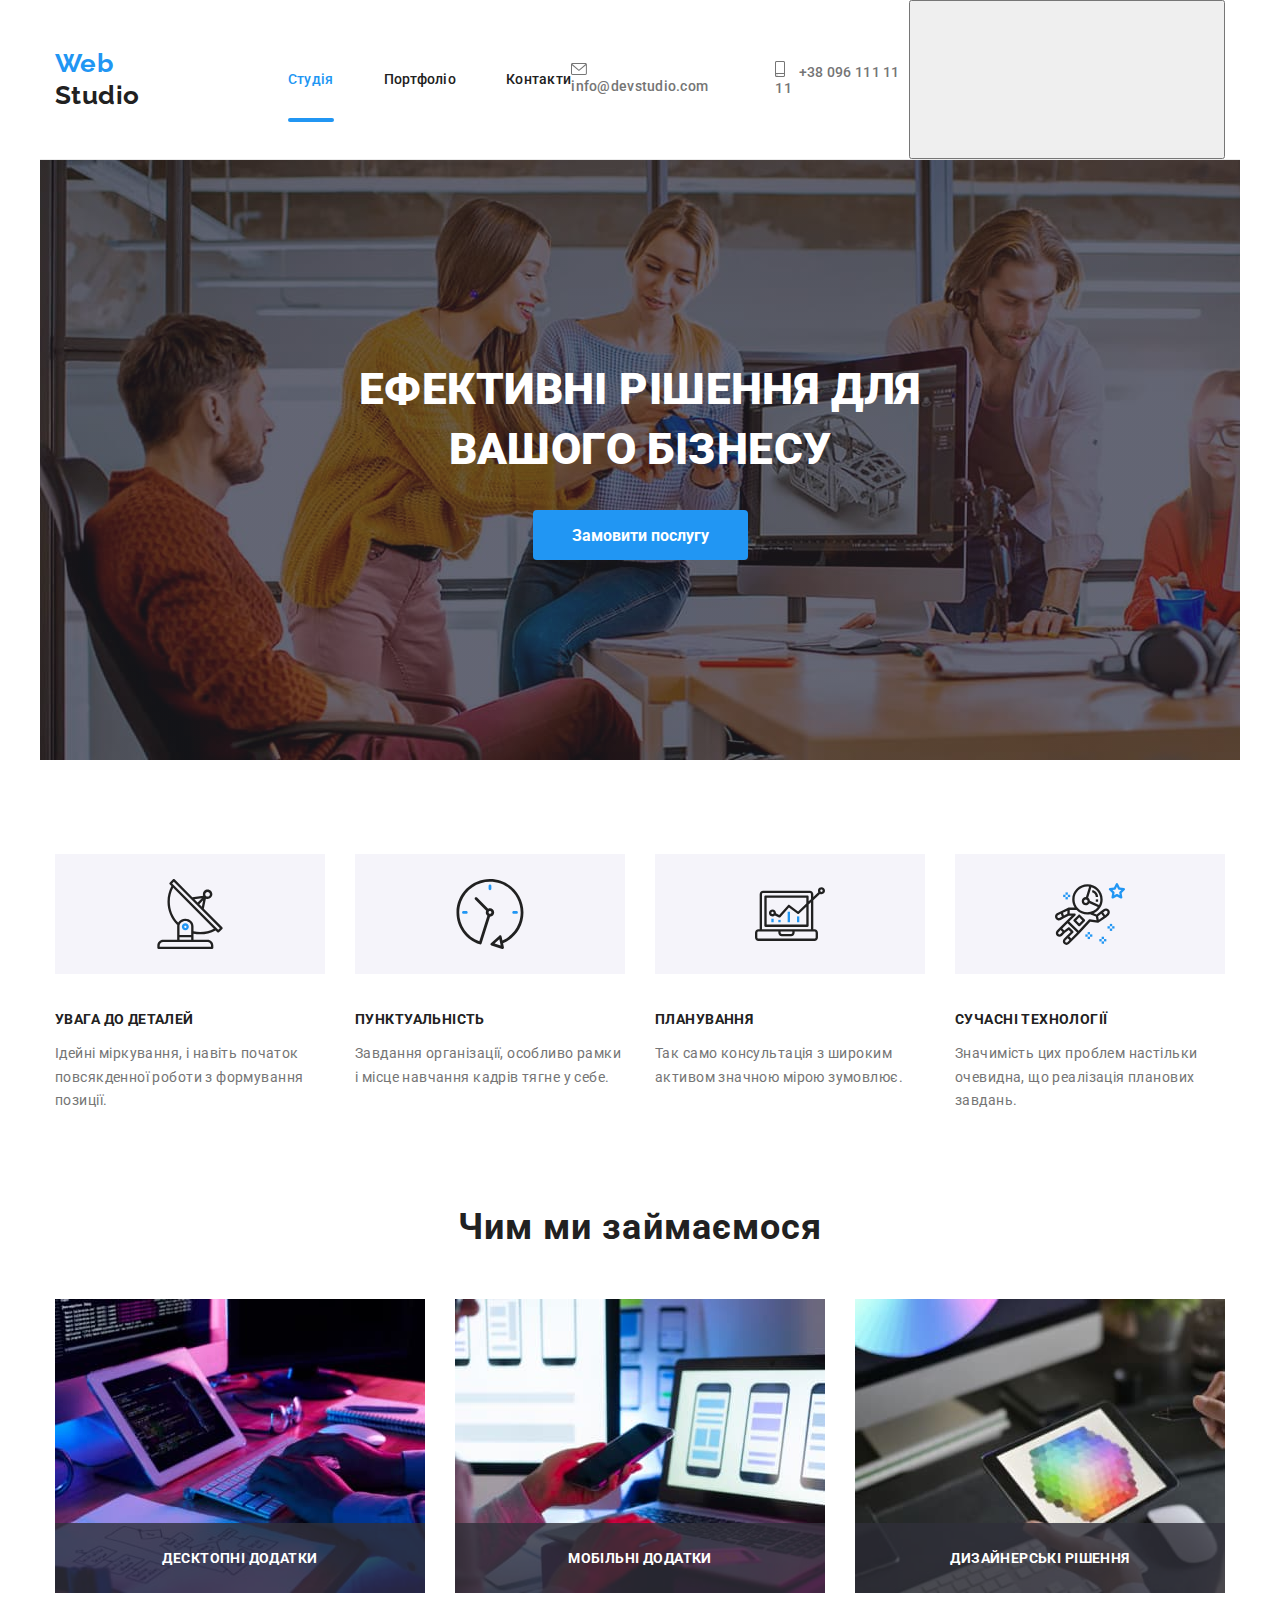
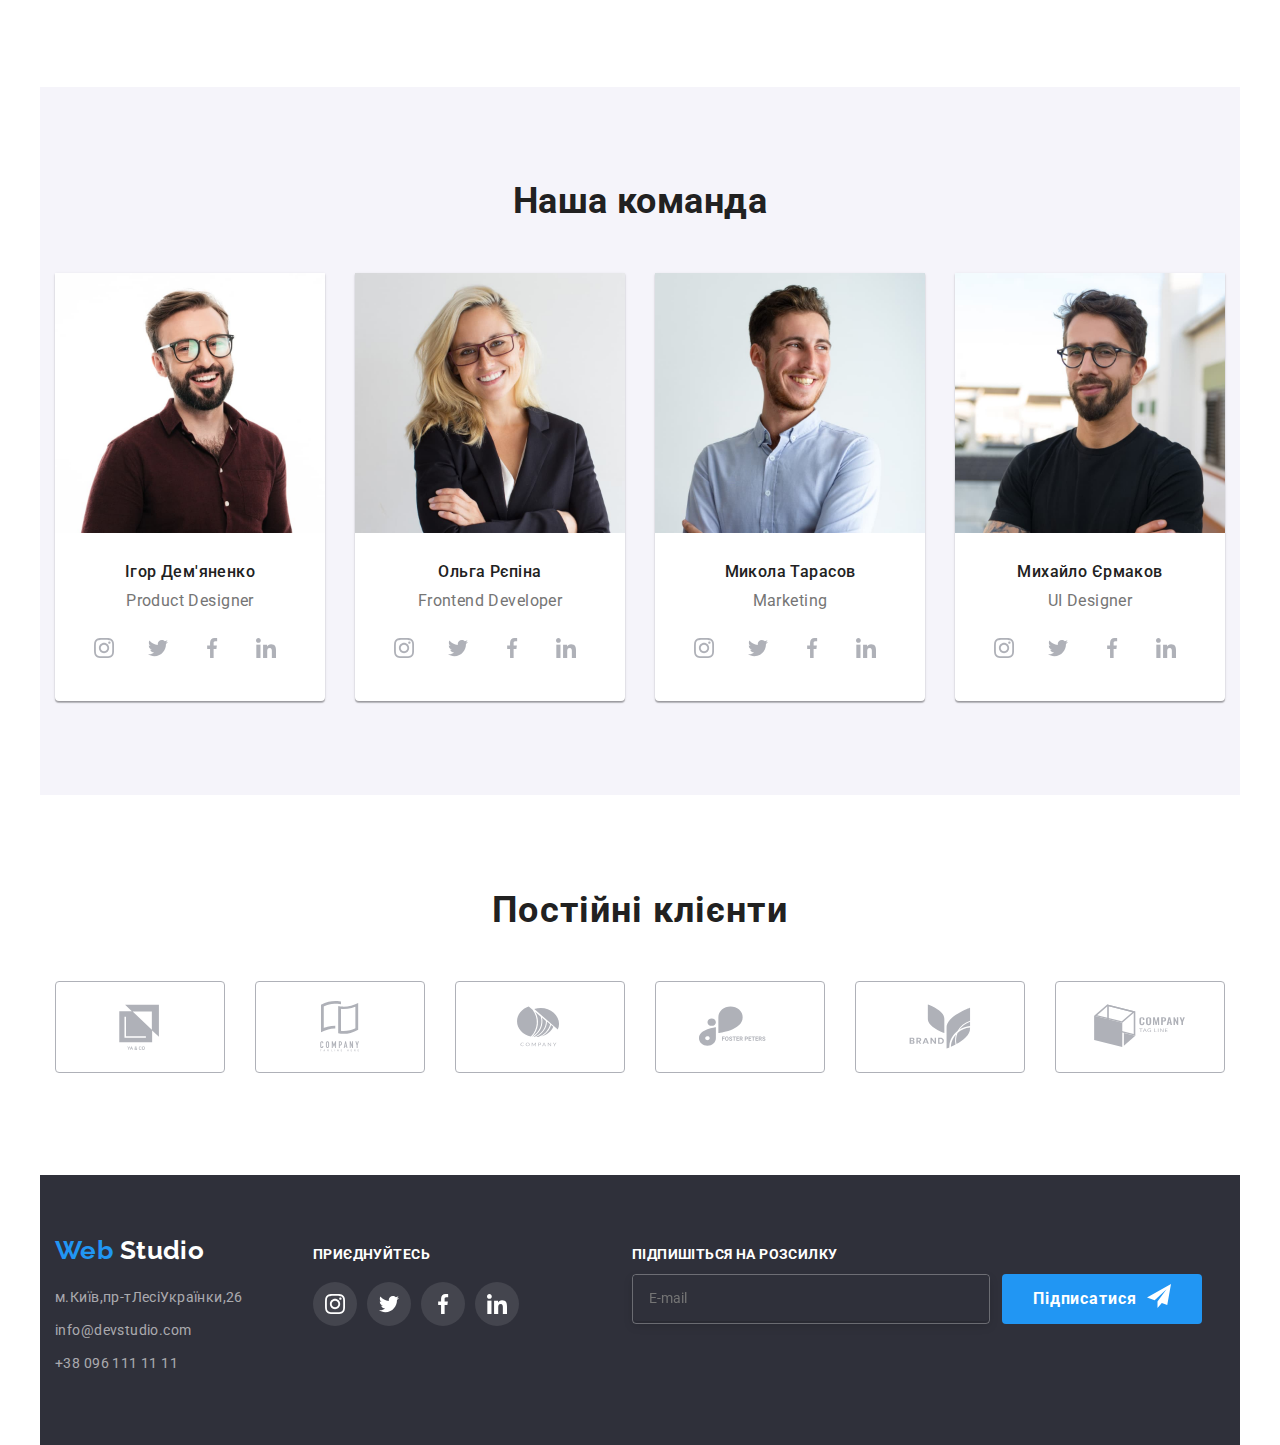
<file: index.html>
<!DOCTYPE html>
<html lang="en">
<head>
    <meta charset="UTF-8">
    <meta http-equiv="X-UA-Compatible" content="IE=edge">
    <meta name="viewport" content="width=device-width, initial-scale=1.0">
    <link rel="preconnect" href="https://fonts.googleapis.com">
    <link rel="preconnect" href="https://fonts.gstatic.com" crossorigin>
    <link href="https://fonts.googleapis.com/css2?family=Raleway:wght@700&family=Roboto:wght@400;500;700;900&display=swap" rel="stylesheet">
    <link rel="stylesheet" href="https://cdnjs.cloudflare.com/ajax/libs/modern-normalize/1.1.0/modern-normalize.min.css">
    <title>Document</title>
    <link rel="stylesheet" href="./css/main.min.css">
</head>
  <body>

        

    <!-------Шапка------->
    <header class="header" >

        <div class="container header__container">

            <a class="logo" href="./index.html"> Web <span class="logo__web">Studio</span> 
            </a>


        <nav>

          <ul class="navigation lyst">
              <li class="navigation__list "><a  href="./index.html" class="navigation__link  navigation__link--current">Студія</a></li>
              <li class="navigation__list"><a  href="./portfolio.html" class="navigation__link">Портфоліо</a></li>
              <li class="navigation__list"><a  href="" class="navigation__link">Контакти</a></li>
          </ul>

        </nav>

        <!-------Контакти------->
        <ul class="contact lyst">
            <li class="contact__list"> 
                
                <a class="contact__link"  href="mailto:info@devstudio.com"> <svg class="contact__icon--envelope">
                    <use href="./images/symbol-defs.svg#icon-envelope"></use>
                </svg> info@devstudio.com</a>
            </li>

            <li class="contact__list">
                
                <a class="contact__link" href="tel:+380961111111"> <svg class="contact__icon--smartphone">
                    <use href="./images/symbol-defs.svg#icon-smartphone"></use>
                </svg> +38 096 111 11 11</a>
            </li>
        </ul>


        <button type="button" class="menu-button">

            <svg>
                width="40"
                height="40"
                aria-label="перемикач мобільного меню"

                <use href=""></use>
                <use href=""></use>
            </svg>
        </button>

        </div>
        
    </header>

    <!-----------------Main----------------->
  <main>

    <!-----------------Герой----------------->
    
    
        <div class="hero-block">
            
        <section class="hero">
            
            <h1 class="hero__tittle">Ефективні рішення для вашого бізнесу</h1>
            

            <button class="hero__button" type="button" data-modal-open>Замовити послугу</button>
            <div class="backdrop is-hidden" data-modal>
                <div class="modal-hero">

                    <form class="modal-form">
                        <h2 class="form-modal__tittle">Залиште свої дані, ми вам передзвонимо</h2>

                        <div class="form-modal__field ">
                            <input  type="text" name="name" id="name">
                            <label class="form-field__list"  for="name">Ім'я</label>

                            <svg class="form-modal__icon">
                                <use href="./images/icons.svg#icon-person-black">

                                </use>
                            </svg>
                            
                    
                        </div>
                    
                    
                        <div class="form-modal__field ">
                            <input type="text" name="tel" id="tel">
                            <label class="form-field__list" for="tel">Телефон</label>

                            <svg class="form-modal__icon">
                                <use href="./images/icons.svg#icon-phone-black">
                            
                                </use>
                            </svg>
                            
                        </div>
                    
                        <div class="form-modal__field ">
                            <input type="email" name="mail" id="mail">
                            <label class="form-field__list" for="mail">Пошта</label>

                            <svg class="form-modal__icon">
                                <use href="./images/icons.svg#icon-email-black">
                            
                                </use>
                            </svg>
                            
                        </div>
                    
                    
                    
                        <div class="form-modal__field ">
                            <label class="form-modal__field--comment" for="comment">Коментар</label>
                            <textarea class="comment" name="comment" id="comment" cols="" rows="8" placeholder="Введіть текст"></textarea>
                        </div>
                    

                        <div class="form-modal__field">
                            
                            <label  for="policy"> 
                             <input class="form-policy__checkbox" type="checkbox" name="policy" id="policy">
                                <svg class="form-policy__icon">
                                    <use href="./images/icons-check.svg#icon-icon-check-2"></use>
                                </svg>
                                 Погоджуюся з розсилкою та приймаю <a class="polici-blue" href="">Умови договору</a></label>
                            
                        </div>
                    
                        <div class="form-modal__field">
                            <button class="form-field__button" type="submit">Відправити</button>
                    
                        </div>
                    </form>

                    <button class="form-modal__button--close" data-modal-close>
                        <svg class="form-modal__icon--close">
                           <use href="./images/icons-x.svg#icon-close-black-1"</use>
                        </svg>
                    </button>
                </div>
            </div>

            

        </section>
    
         </div>
    
    <!----------------------Особливості------------------------>

    
    
    <section class="features">

        <div class="container">

        <h2 class="visually-hidden">Особливості роботи</h2>
        <ul class="features__list lyst">
            <li class="features__item">
                <svg class="features__icon">
                    <use href="./images/symbol-defs.svg#icon-antenna"></use>
                </svg>
                <h3  class="features__title">УВАГА ДО ДЕТАЛЕЙ </h3>
                <p class="features__text">Ідейні міркування, і навіть початок повсякденної роботи з формування позиції.</p>
            </li>

            <li class="features__item">
                <svg class="features__icon">
                    <use href="./images/symbol-defs.svg#icon-clock"></use>
                </svg>
                <h3 class="features__title">ПУНКТУАЛЬНІСТЬ</h3>
                <p class="features__text">Завдання організації, особливо рамки і місце навчання кадрів тягне у себе.</p>
            </li>

            <li class="features__item">
                <svg class="features__icon">
                    <use href="./images/symbol-defs.svg#icon-diagram"></use>
                </svg>
                <h3 class="features__title">ПЛАНУВАННЯ</h3>
                <p class="features__text">Так само консультація з широким активом значною мірою зумовлює.</p>
            </li>

            <li class="features__item">
                <svg class="features__icon">
                    <use href="./images/symbol-defs.svg#icon-astronaut"></use>
                </svg>
                <h3 class="features__title">СУЧАСНІ ТЕХНОЛОГІЇ</h3>
                <p class="features__text">Значимість цих проблем настільки очевидна, що реалізація планових завдань.</p>
            </li>
        </ul>
        </div>
    </section>
    
    
    <!-------------------Чим займаємося  benefits------------------>

    
    
    <section class="benefits">

        <div class="container">

        <h2 class="benefits__title ">Чим ми займаємося</h2>

        <ul class="benefits__list lyst">
            <li class="benefits__item">
                <img src="./images/img.jpg" alt="верстка" width="370">
                <p class="benefits__text">ДЕСКТОПНІ ДОДАТКИ</p>
            </li>
    
            <li class="benefits__item">
                 <img src="./images/img1.jpg" alt="сумісництво з телефоном" width="370"> 
                 <p class="benefits__text">МОБІЛЬНІ ДОДАТКИ</p>
                </li>
    
            <li class="benefits__item">
                <img src="./images/img2.jpg" alt="сумісництво з планшетом" width="370"> 
                <p class="benefits__text">ДИЗАЙНЕРСЬКІ РІШЕННЯ</p>
            </li>
        </ul>
        </div>
    </section>
    
    
    <!-------------------------Наша команда--------------------------->

    
    
    <section class="team">

        <div class="container">

        <h2 class="team__title">Наша команда</h2>
        <ul class="team__list lyst">
            <li class="team-card">
                <img src="./images/ihor.jpg" alt="Ігор Дем'яненко Product Designer" width="270">
                <h3 class="team-card__text">Ігор Дем'яненко</h3>
                <p class="team-card__profession">Product Designer</p>
             <ul  class="team-social">
                <li class="team-social__item">
                <a class="team-social__link" href="">  
                     <svg class="team-section__icon"> 
                    <use href="./images/symbol-defs.svg#icon-instagram"></use>
                </svg> </a>

                <a class="team-social__link" href="">
                     <svg class="team-section__icon">
                        <use href="./images/symbol-defs.svg#icon-twitter"></use>
                    </svg> </a>

                    <a class="team-social__link" href="">
                         <svg class="team-section__icon">
                            <use href="./images/symbol-defs.svg#icon-facebook"></use>
                        </svg> </a>

                        <a class="team-social__link " href=""> 
                            <svg class="team-section__icon">
                                <use href="./images/symbol-defs.svg#icon-linkedin"></use>
                            </svg> </a>
                            </li>
                            </ul>
            </li>
            <li class="team-card">
                <img src="./images/olha.jpg" alt="Ольга Рєпіна Frontend Developer" width="270">
                <h3 class="team-card__text">Ольга Рєпіна</h3>
                <p class="team-card__profession">Frontend Developer</p>

                <ul class="team-social">
                    <li class="team-social__item">
                <a class="team-social__link " href="">
                    <svg class="team-section__icon">
                        <use href="./images/symbol-defs.svg#icon-instagram"></use>
                    </svg> </a>
                
                <a class="team-social__link " href="">
                    <svg class="team-section__icon">
                        <use href="./images/symbol-defs.svg#icon-twitter"></use>
                    </svg> </a>
                
                <a class="team-social__link" href="">
                    <svg class="team-section__icon">
                        <use href="./images/symbol-defs.svg#icon-facebook"></use>
                    </svg> </a>
                
                <a class="team-social__link" href="">
                    <svg class="team-section__icon">
                        <use href="./images/symbol-defs.svg#icon-linkedin"></use>
                    </svg> </a>
                    </li>
                    </ul>
            </li>


            <li class="team-card">
                <img src="./images/mikola.jpg" alt="Микола Тарасов Marketing" width="270">
                <h3 class="team-card__text">Микола Тарасов</h3>
                <p class="team-card__profession">Marketing</p>

                <ul class="team-social">
                    <li class="team-social__item">
                    
                <a class="team-social__link "  href="">
                    <svg class="team-section__icon">
                        <use href="./images/symbol-defs.svg#icon-instagram"></use>
                    </svg> </a>
                
                <a class="team-social__link "  href="">
                    <svg class="team-section__icon">
                        <use href="./images/symbol-defs.svg#icon-twitter"></use>
                    </svg> </a>
                
                <a class="team-social__link" href="">
                    <svg class="team-section__icon">
                        <use href="./images/symbol-defs.svg#icon-facebook"></use>
                    </svg> </a>
                
                <a class="team-social__link "  href="">
                    <svg class="team-section__icon">
                        <use href="./images/symbol-defs.svg#icon-linkedin"></use>
                    </svg> </a>
                    </li>
                    </ul>
            </li>

            <li class="team-card">

                <img src="./images/mihaylo.jpg" alt="Михайло Єрмаков UI Designer" width="270">

                <h3 class="team-card__text">Михайло Єрмаков</h3>

                <p class="team-card__profession">UI Designer</p>

                <ul class="team-social">
                    <li class="team-social__item">
                <a class="team-social__link " href="">
                    <svg class="team-section__icon">
                        <use href="./images/symbol-defs.svg#icon-instagram"></use>
                    </svg> </a>
                
                <a class="team-social__link t" href="">
                    <svg class="team-section__icon">
                        <use href="./images/symbol-defs.svg#icon-twitter"></use>
                    </svg> </a>
                
                <a class="team-social__link" href="">
                    <svg class="team-section__icon">
                        <use href="./images/symbol-defs.svg#icon-facebook"></use>
                    </svg> </a>
                
                <a class="team-social__link " href="">
                    <svg class="team-section__icon">
                        <use href="./images/symbol-defs.svg#icon-linkedin"></use>
                    </svg> </a>
                    </li>
                    </ul>
            </li>
        </ul>
    </div>
    </section>
    

     <!--------------Постійні клієнти-------------->


    <section class="client ">
        <div class="container">
     <h2 class="client__title">Постійні клієнти</h2>

     <ul class="client__list">

        <li class="client__item">
        
        <a class="client__link" href=""><svg class="client__icon">
            <use href="./images/symbol-defs.svg#icon-client1"></use>
        </svg></a>

        <a class="client__link" href=""><svg class="client__icon">
                <use href="./images/symbol-defs.svg#icon-client2"></use>
            </svg></a>

            <a class="client__link" href=""><svg class="client__icon">
                    <use href="./images/symbol-defs.svg#icon-client3"></use>
                </svg></a>

                <a class="client__link" href=""><svg class="client__icon">
                        <use href="./images/symbol-defs.svg#icon-client4"></use>
                    </svg></a>

                    <a class="client__link" href=""><svg class="client__icon">
                            <use href="./images/symbol-defs.svg#icon-client5"></use>
                        </svg></a>

                        <a class="client__link" href=""><svg class="client__icon">
                                <use href="./images/symbol-defs.svg#icon-client6"></use>
                            </svg></a>
        </li>
     </ul>
        </div>
    </section>

  </main>

    <!---------------Підвал---------------->
    
    <footer class="footer">
        <div class="container footer-container">
    <div >
        
        <a class="logo" href="">Web <span class="footer__logo">Studio</span> </a>

        <address>
            <ul class="footer-address lyst">
                <li class="footer-addres__item footet-addres__top"><a  href="https://www.google.com/maps/search/,26+maps/@50.4728094,30.4184101,12z/data=!3m1!4b1"
                     class="footer-address__link" >м.Київ,пр-тЛесіУкраїнки,26 </a></li>
                <li class="footer-addres__item"><a  href="mailto:info@devstudio.com" class="footer-address__link">info@devstudio.com</a></li>
                <li class="footer-addres__item"><a  href="tel:+380961111111" class="footer-address__link">+38 096 111 11 11</a></li>
            </ul>
    
       </address>
    </div>
    

       <!----------Приєднуйтесь------------->



       <div class="footer-join">

          <div>

            <h2 class="footer-join__title">Приєднуйтесь</h2>
             
         <ul class="footer-join__list">
           <li class="footer-join__list--item">
            <a class="footer-join__link" href=""> 
                <svg class="footer-join__icon">
                <use href="./images/symbol-defs.svg#icon-instagram"></use>
            </svg> </a>

            <a class="footer-join__link" href="">
                 <svg class="footer-join__icon">
                    <use href="./images/symbol-defs.svg#icon-twitter"></use>
                </svg> </a>

                <a class="footer-join__link" href="">
                     <svg class="footer-join__icon">
                        <use href="./images/symbol-defs.svg#icon-facebook"></use>
                    </svg> </a>

                    <a class="footer-join__link" href="">
                         <svg class="footer-join__icon">
                            <use href="./images/symbol-defs.svg#icon-linkedin"></use>
                        </svg> </a>
            </li>
        
         </ul>

     </div>
    </div>


<!-- ----------------------Підпешіться на розсилку----------------- -->

    <form class="footer-subscribe">
        <h2 class="footer-subscribe__title">Підпишіться на розсилку</h2>
        <div class="footer-subscribe__list">
           <div class="footer-subscribe__position">
               <label for="mail"></label>
               <input class="footer-subscribe__input" type="email" name="mail" id="" placeholder="E-mail">
          </div>

        

            <button class="footer-form__button" type="submit">
                 <svg class="footer-form__icon">
                <use href="./images/icons.svg#icon-icon-send"></use>
            </svg> Підписатися</button>
        

        </div>

    </form>

    </div>
    </footer>

    <script src="./js/modal.js"></script>
    <script src="./js/menu.js"></script>
</body>
</html>
</file>
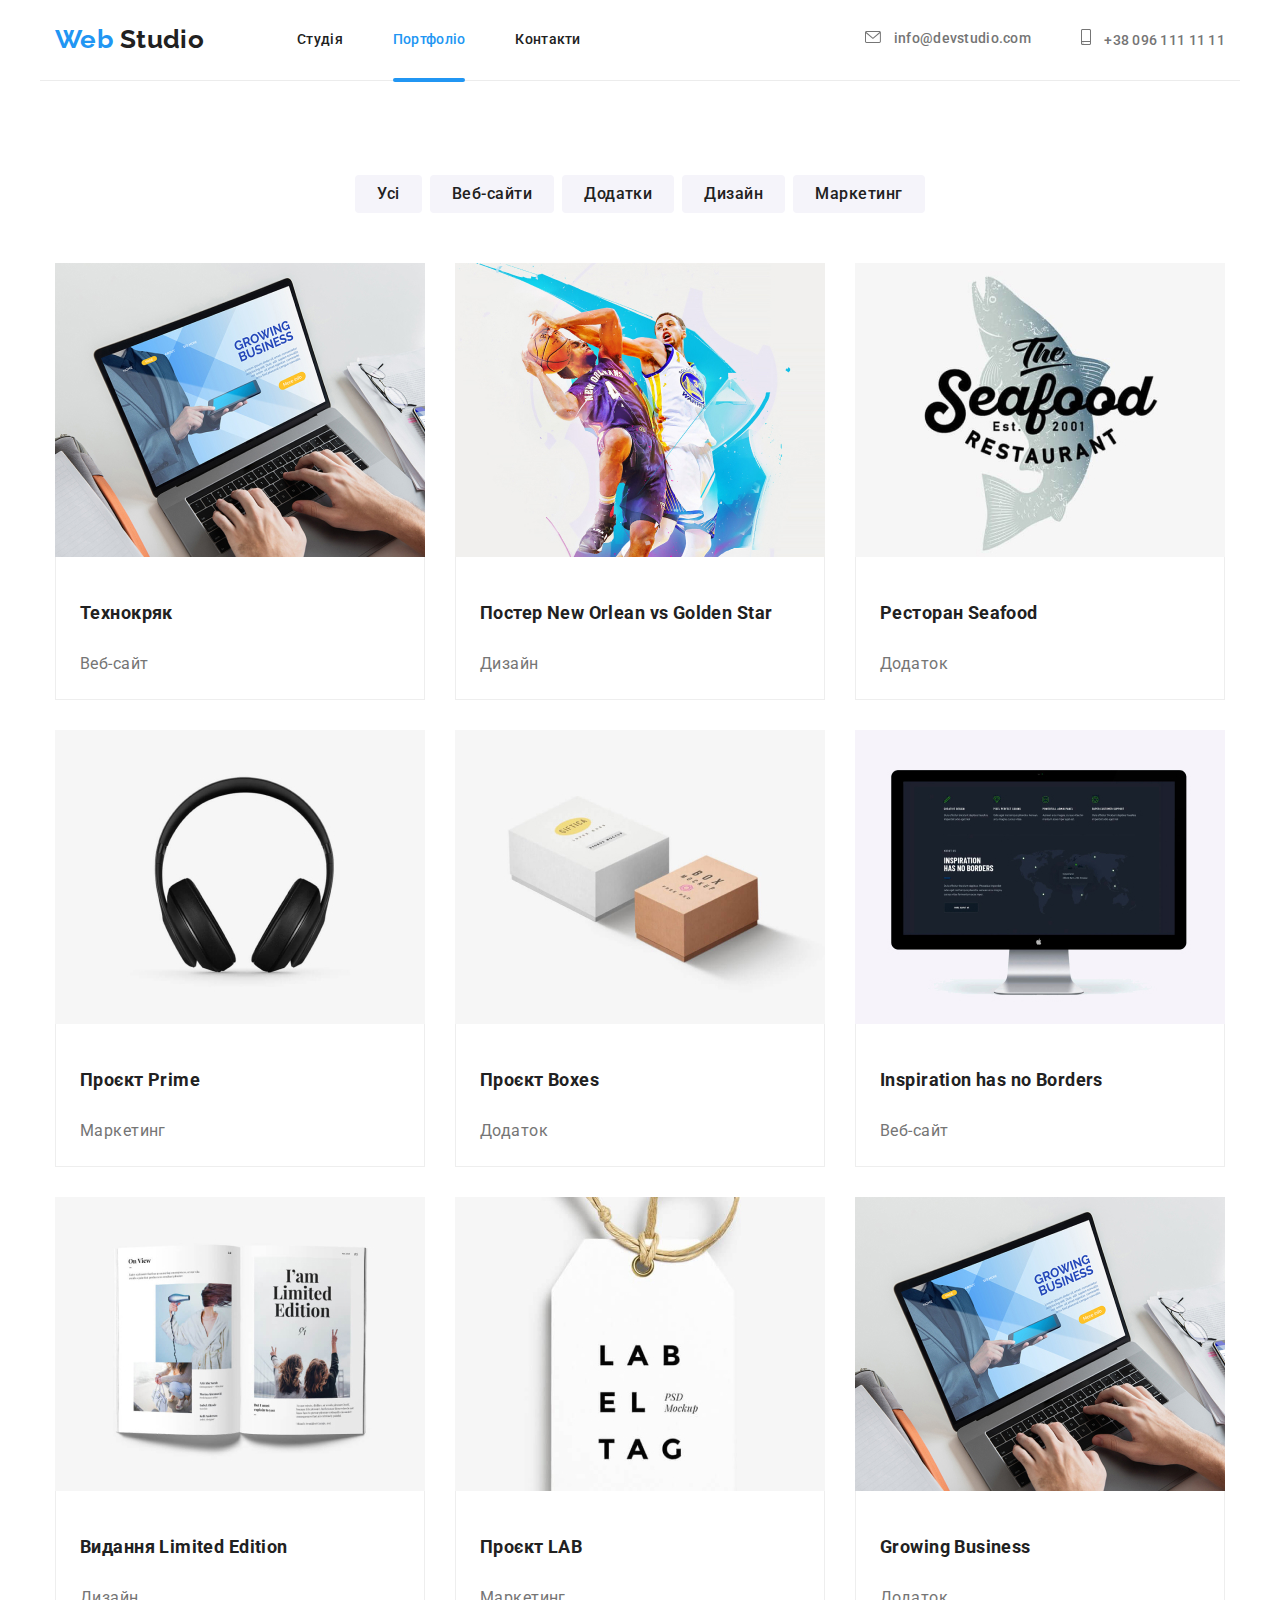
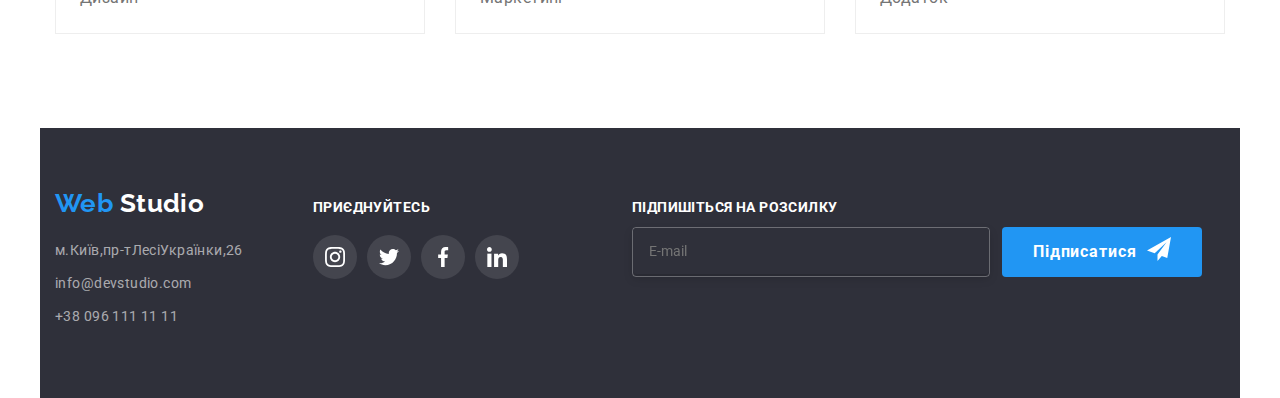
<file: portfolio.html>
<!DOCTYPE html>
<html lang="en">
<head>
    <meta charset="UTF-8">
    <meta http-equiv="X-UA-Compatible" content="IE=edge">
    <meta name="viewport" content="width=device-width, initial-scale=1.0">
    <link rel="preconnect" href="https://fonts.googleapis.com">
    <link rel="preconnect" href="https://fonts.gstatic.com" crossorigin>
    <link href="https://fonts.googleapis.com/css2?family=Raleway:wght@700&family=Roboto:wght@400;500;700;900&display=swap" rel="stylesheet">
    <link rel="stylesheet" href="https://cdnjs.cloudflare.com/ajax/libs/modern-normalize/1.1.0/modern-normalize.min.css">
    <title>Document</title>
    <link rel="stylesheet" href="./css/main.min.css">
</head>

<body>
    

<!-------Шапка------->
<header class="header">

    <div class="container header__container">

        <a class="logo" href="./index.html"> Web <span class="logo__web">Studio</span>
        </a>


        <nav>

            <ul class="navigation lyst">
                <li class="navigation__list "><a href="./index.html"
                        class="navigation__link  ">Студія</a></li>
                <li class="navigation__list"><a href="./portfolio.html" class="navigation__link navigation__link--current">Портфоліо</a></li>
                <li class="navigation__list"><a href="" class="navigation__link">Контакти</a></li>
            </ul>

        </nav>

        <!-------Контакти------->
        <ul class="contact lyst">
            <li class="contact__list">

                <a class="contact__link" href="mailto:info@devstudio.com"> <svg class="contact__icon--envelope">
                        <use href="./images/symbol-defs.svg#icon-envelope"></use>
                    </svg> info@devstudio.com</a>
            </li>

            <li class="contact__list">

                <a class="contact__link" href="tel:+380961111111"> <svg class="contact__icon--smartphone">
                        <use href="./images/symbol-defs.svg#icon-smartphone"></use>
                    </svg> +38 096 111 11 11</a>
            </li>
        </ul>

    </div>

</header>

   <!----------------Portfolio--------------------->

<main >
<section class="portfolio">
    <!--Особливості-->
  <div class="container">
    <h1 class="visually-hidden">Особливості</h1>


    <!-------------Portfolio Filtres--------------->

    <ul class="portfolio-button lyst">
        <li class="portfolio-button__item"> <button type="button" class="portfolio-button__lyst"> Усі </button>    </li>
        <li class="portfolio-button__item"> <button type="button" class="portfolio-button__lyst"> Веб-сайти </button>    </li>
        <li class="portfolio-button__item"> <button type="button" class="portfolio-button__lyst"> Додатки </button>   </li>
        <li class="portfolio-button__item"> <button type="button" class="portfolio-button__lyst"> Дизайн </button>   </li>
        <li class="portfolio-button__item"> <button type="button" class="portfolio-button__lyst"> Маркетинг</button>   </li>
    </ul>
    </div>
    

    <!------------Portfolio Card------------>
<div class="container">
    <ul class="portfolio-card lyst">

        <li class="portfolio-card__list"> 
            <a class="portfolio-card__link lyst" href=""> 
                <div class="portfolio-card__item">
                     <img src="./images/imgp8.jpg" alt="Growing Business" width="370"
                    height="294">

                         <div class="portfolio-card__info">
                           <p class="portfolio-card__text">Ресурс пропонує комплексні пропозиції з різним рівнем функціоналу та сервісів. Все це дозволить відвідувачу отримати
                             вичерпні відомості про компанію чи приватну особу.</p>
                          </div>
               </div>

              <div class="portfoli-card__title">
                    <h3 class="portfolio-card__description">Технокряк</h3>
                    <p class="portfolio-card__label">Веб-сайт</p> 
                
              </div>
            </a>
        </li>


        <li class="portfolio-card__list"> 
             <a class="portfolio-card__link lyst" href=""> 
                <div class="portfolio-card__item">
                <img src="./images/imgp1.jpg" alt="Постер New Orlean vs Golden Star" width="370" height="294">
             
                <div class="portfolio-card__info">
                    <p class="portfolio-card__text">Ресурс пропонує комплексні пропозиції з різним рівнем функціоналу та сервісів. Все це дозволить
                        відвідувачу отримати
                        вичерпні відомості про компанію чи приватну особу.</p>
                </div>

                </div>
                <div class="portfoli-card__title">
        <h3 class="portfolio-card__description">Постер New Orlean vs Golden Star</h3>
        <p class="portfolio-card__label">Дизайн</p> 
        </div>
        </a>
        </li>



        <li class="portfolio-card__list"> 
             <a class="portfolio-card__link lyst" href=""> 
                <div class="portfolio-card__item">
                <img src="./images/imgp2.jpg" alt="Ресторан Seafood" width="370" height="294">
              

                <div class="portfolio-card__info">
                    <p class="portfolio-card__text">Ресурс пропонує комплексні пропозиції з різним рівнем функціоналу та сервісів. Все це дозволить
                        відвідувачу отримати
                        вичерпні відомості про компанію чи приватну особу.</p>
                </div>

                </div>
                <div class="portfoli-card__title">
        <h3 class="portfolio-card__description">Ресторан Seafood</h3>
        <p class="portfolio-card__label">Додаток</p> 
        </div>
        </a>
        </li>


        <li class="portfolio-card__list"> 
             <a class="portfolio-card__link lyst" href=""> 
                <div class="portfolio-card__item">
                <img src="./images/imgp3.jpg" alt="Проєкт Prime" width="370" height="294">
              
              
                <div class="portfolio-card__info">
                    <p class="portfolio-card__text">Ресурс пропонує комплексні пропозиції з різним рівнем функціоналу та сервісів. Все це дозволить
                        відвідувачу отримати
                        вичерпні відомості про компанію чи приватну особу.</p>
                </div>
                </div>
                <div class="portfoli-card__title">
        <h3 class="portfolio-card__description">Проєкт Prime</h3>
        <p class="portfolio-card__label">Маркетинг</p> 
        </div>
        </a>
        </li>

        <li class="portfolio-card__list"> 
             <a class="portfolio-card__link lyst" href="">
                <div class="portfolio-card__item">
                <img src="./images/imgp4.jpg" alt="Проєкт Boxes" width="370" height="294">
              
            <div class="portfolio-card__info">
                <p class="portfolio-card__text">Ресурс пропонує комплексні пропозиції з різним рівнем функціоналу та сервісів. Все це дозволить
                    відвідувачу отримати
                    вичерпні відомості про компанію чи приватну особу.</p>
            </div>

                </div>
                <div class="portfoli-card__title">
        <h3 class="portfolio-card__description">Проєкт Boxes</h3>
        <p class="portfolio-card__label">Додаток</p> 
        </div>
        </a>
        </li>

        <li class="portfolio-card__list"> 
             <a class="portfolio-card__link lyst" href=""> 
                <div class="portfolio-card__item">
                <img src="./images/imgp5.jpg" alt="Inspiration has no Borders" width="370" height="294">
              
                    <div class="portfolio-card__info">
                        <p class="portfolio-card__text">Ресурс пропонує комплексні пропозиції з різним рівнем функціоналу та сервісів. Все це дозволить
                            відвідувачу отримати
                            вичерпні відомості про компанію чи приватну особу.</p>
                    </div>

                </div>
                <div class="portfoli-card__title">
        <h3 class="portfolio-card__description">Inspiration has no Borders</h3>
        <p class="portfolio-card__label">Веб-сайт</p> 
        </div>
        </a>
        </li>

        <li class="portfolio-card__list"> 
             <a class="portfolio-card__link lyst" href=""> 
                <div class="portfolio-card__item">
                <img src="./images/imgp6.jpg" alt="Видання Limited Edition" width="370" height="294">
              
            <div class="portfolio-card__info">
                <p class="portfolio-card__text">Ресурс пропонує комплексні пропозиції з різним рівнем функціоналу та сервісів. Все це дозволить
                    відвідувачу отримати
                    вичерпні відомості про компанію чи приватну особу.</p>
            </div>

                </div>
                <div class="portfoli-card__title">
        <h3 class="portfolio-card__description">Видання Limited Edition</h3>
        <p class="portfolio-card__label">Дизайн</p> 
        </div>
        </a>
        </li>

        <li class="portfolio-card__list"> 
             <a class="portfolio-card__link lyst" href=""> 
                <div class="portfolio-card__item">
                <img src="./images/imgp7.jpg" alt="Проєкт LAB" width="370" height="294">
              
                <div class="portfolio-card__info">
                    <p class="portfolio-card__text">Ресурс пропонує комплексні пропозиції з різним рівнем функціоналу та сервісів. Все це дозволить
                        відвідувачу отримати
                        вичерпні відомості про компанію чи приватну особу.</p>
                </div>


                </div>
                <div class="portfoli-card__title">
        <h3 class="portfolio-card__description">Проєкт LAB</h3>
        <p class="portfolio-card__label">Маркетинг</p>    
        </div>
        </a>
        </li>

        <li class="portfolio-card__list"> 
             <a class="portfolio-card__link lyst" href="">
                <div class="portfolio-card__item">
                <img src="./images/imgp8.jpg" alt="Growing Business" width="370" height="294">
              
            <div class="portfolio-card__info">
                <p class="portfolio-card__text">Ресурс пропонує комплексні пропозиції з різним рівнем функціоналу та сервісів. Все це дозволить
                    відвідувачу отримати
                    вичерпні відомості про компанію чи приватну особу.</p>
            </div>


                </div>
                <div class="portfoli-card__title">
        <h3 class="portfolio-card__description">Growing Business</h3>
        <p class="portfolio-card__label">Додаток</p> 
        </div>
        </a>
            
        </li>
    </ul>
</div>

</section>

</main>





<!---------------Підвал---------------->

<footer class="footer">
    <div class="container footer-container">
        <div>

            <a class="logo" href="">Web <span class="footer__logo">Studio</span> </a>

            <address>
                <ul class="footer-address lyst">
                    <li class="footer-addres__item footet-addres__top"><a
                            href="https://www.google.com/maps/search/,26+maps/@50.4728094,30.4184101,12z/data=!3m1!4b1"
                            class="footer-address__link">м.Київ,пр-тЛесіУкраїнки,26 </a></li>
                    <li class="footer-addres__item"><a href="mailto:info@devstudio.com"
                            class="footer-address__link">info@devstudio.com</a></li>
                    <li class="footer-addres__item"><a href="tel:+380961111111" class="footer-address__link">+38 096 111
                            11 11</a></li>
                </ul>

            </address>
        </div>


        <!----------Приєднуйтесь------------->



        <div class="footer-join">

            <div>

                <h2 class="footer-join__title">Приєднуйтесь</h2>

                <ul class="footer-join__list">
                    <li class="footer-join__list--item">
                        <a class="footer-join__link" href="">
                            <svg class="footer-join__icon">
                                <use href="./images/symbol-defs.svg#icon-instagram"></use>
                            </svg> </a>

                        <a class="footer-join__link" href="">
                            <svg class="footer-join__icon">
                                <use href="./images/symbol-defs.svg#icon-twitter"></use>
                            </svg> </a>

                        <a class="footer-join__link" href="">
                            <svg class="footer-join__icon">
                                <use href="./images/symbol-defs.svg#icon-facebook"></use>
                            </svg> </a>

                        <a class="footer-join__link" href="">
                            <svg class="footer-join__icon">
                                <use href="./images/symbol-defs.svg#icon-linkedin"></use>
                            </svg> </a>
                    </li>

                </ul>

            </div>
        </div>


        <!-- ----------------------Підпешіться на розсилку----------------- -->

        <form class="footer-subscribe">
            <h2 class="footer-subscribe__title">Підпишіться на розсилку</h2>
            <div class="footer-subscribe__list">
                <div class="footer-subscribe__position">
                    <label for="mail"></label>
                    <input class="footer-subscribe__input" type="email" name="mail" id="" placeholder="E-mail">
                </div>



                <button class="footer-form__button" type="submit">
                    <svg class="footer-form__icon">
                        <use href="./images/icons.svg#icon-icon-send"></use>
                    </svg> Підписатися</button>


            </div>

        </form>

    </div>
</footer>


</body>
</html>
</file>
<file: css/main.min.css>
/*! modern-normalize v1.1.0 | MIT License | https://github.com/sindresorhus/modern-normalize */*,::before,::after{-webkit-box-sizing:border-box;box-sizing:border-box}html{line-height:1.15;-webkit-text-size-adjust:100%;-moz-tab-size:4;-o-tab-size:4;tab-size:4}body{margin:0;font-family:system-ui,-apple-system,"Segoe UI",Roboto,Helvetica,Arial,sans-serif,"Apple Color Emoji","Segoe UI Emoji"}hr{height:0;color:inherit}abbr[title]{-webkit-text-decoration:underline dotted;text-decoration:underline dotted}b,strong{font-weight:bolder}code,kbd,samp,pre{font-family:ui-monospace,SFMono-Regular,Consolas,"Liberation Mono",Menlo,monospace;font-size:1em}small{font-size:80%}sub,sup{font-size:75%;line-height:0;position:relative;vertical-align:baseline}sub{bottom:-0.25em}sup{top:-0.5em}table{text-indent:0;border-color:inherit}button,input,optgroup,select,textarea{font-family:inherit;font-size:100%;line-height:1.15;margin:0}button,select{text-transform:none}button,[type=button],[type=reset],[type=submit]{-webkit-appearance:button}::-moz-focus-inner{border-style:none;padding:0}:-moz-focusring{outline:1px dotted ButtonText}:-moz-ui-invalid{box-shadow:none}legend{padding:0}progress{vertical-align:baseline}::-webkit-inner-spin-button,::-webkit-outer-spin-button{height:auto}[type=search]{-webkit-appearance:textfield;outline-offset:-2px}::-webkit-search-decoration{-webkit-appearance:none}::-webkit-file-upload-button{-webkit-appearance:button;font:inherit}summary{display:list-item}body{background-color:#fff;font-family:"Roboto",sans-serif;font-style:normal;font-weight:400;font-size:14px;line-height:1.7;letter-spacing:.03em;margin:0 auto;color:#757575}img{display:block;max-width:100%;height:auto}textarea{resize:none}.lyst{text-decoration:none;list-style:none;margin:0;padding:0}ul li,ol li{list-style:none;padding:0}.visually-hidden{position:absolute;width:1px;height:1px;margin:-1px;border:0;padding:0;white-space:nowrap;-webkit-clip-path:inset(100%);clip-path:inset(100%);clip:rect(0 0 0 0);overflow:hidden}.container{margin-left:auto;margin-right:auto;width:1200px;padding-left:15px;padding-right:15px}.logo{font-family:Raleway,cursive;font-weight:700;font-size:26px;line-height:1.2;color:#2196f3;margin-top:0;margin-bottom:0;text-decoration:none}.logo:hover,.logo:focus{-webkit-transition:background-color 250ms cubic-bezier(0.4, 0, 0.2, 1),color 250ms cubic-bezier(0.4, 0, 0.2, 1);transition:background-color 250ms cubic-bezier(0.4, 0, 0.2, 1),color 250ms cubic-bezier(0.4, 0, 0.2, 1);color:#2196f3}.logo__web{font-family:Raleway,cursive;font-weight:700;font-size:26px;line-height:1.2;-webkit-transition:background-color 250ms cubic-bezier(0.4, 0, 0.2, 1),color 250ms cubic-bezier(0.4, 0, 0.2, 1);transition:background-color 250ms cubic-bezier(0.4, 0, 0.2, 1),color 250ms cubic-bezier(0.4, 0, 0.2, 1);color:#212121;text-decoration:none}.logo__web:hover,.logo__web:focus{color:#2196f3}.footer__logo{text-decoration:none;font-family:Raleway,cursive;font-weight:700;font-size:26px;line-height:1.2;color:#fff;-webkit-transition:background-color 250ms cubic-bezier(0.4, 0, 0.2, 1),color 250ms cubic-bezier(0.4, 0, 0.2, 1);transition:background-color 250ms cubic-bezier(0.4, 0, 0.2, 1),color 250ms cubic-bezier(0.4, 0, 0.2, 1)}.footer__logo:hover,.footer__logo:focus{color:#2196f3}.header{margin-left:auto;width:1200px;margin-right:auto;border-bottom:1px solid #ececec}.header__container{display:-webkit-box;display:-ms-flexbox;display:flex;-webkit-box-align:center;-ms-flex-align:center;align-items:center}.navigation{margin-left:93px;display:-webkit-box;display:-ms-flexbox;display:flex;margin-top:32px;margin-bottom:32px}.navigation__link{display:block;font-weight:500;font-size:14px;line-height:1.14;letter-spacing:.02em;text-decoration:none;color:#212121;-webkit-transition:background-color 250ms cubic-bezier(0.4, 0, 0.2, 1),color 250ms cubic-bezier(0.4, 0, 0.2, 1);transition:background-color 250ms cubic-bezier(0.4, 0, 0.2, 1),color 250ms cubic-bezier(0.4, 0, 0.2, 1)}.navigation__link:hover,.navigation__link:focus{color:#2196f3}.navigation__list:not(:last-child){margin-right:50px}.contact{font-weight:500;font-size:14px;line-height:1.14;letter-spacing:.02em;margin-left:auto;display:-webkit-box;display:-ms-flexbox;display:flex}.contact__list:not(:last-child){margin-right:50px}.contact__icon--envelope{fill:currentColor;width:16px;height:12px;margin-right:10px}.contact__icon--smartphone{fill:currentColor;width:10px;height:16px;margin-right:10px;margin-top:-2px}.contact__link{text-decoration:none;color:#757575;-webkit-transition:background-color 250ms cubic-bezier(0.4, 0, 0.2, 1),color 250ms cubic-bezier(0.4, 0, 0.2, 1);transition:background-color 250ms cubic-bezier(0.4, 0, 0.2, 1),color 250ms cubic-bezier(0.4, 0, 0.2, 1)}.contact__link:hover,.contact__link:focus{color:#2196f3}.navigation__link--current{position:relative;color:#2196f3}.navigation__link--current::after{content:"";position:absolute;top:46px;display:block;width:100%;background-color:#2196f3;height:4px;border-radius:2px}.hero-block{display:-webkit-box;display:-ms-flexbox;display:flex;-webkit-box-pack:center;-ms-flex-pack:center;justify-content:center}.hero{padding:200px 0;text-align:center;width:1600px;height:600px;background-image:-webkit-gradient(linear, left top, left bottom, from(rgba(47, 48, 58, 0.4)), to(rgba(47, 48, 58, 0.4))),url(../images/Imghero1.jpg);background-image:linear-gradient(rgba(47, 48, 58, 0.4), rgba(47, 48, 58, 0.4)),url(../images/Imghero1.jpg)}.hero__tittle{width:696px;font-weight:900;font-size:44px;line-height:1.36;text-transform:uppercase;margin:0 auto 30px auto;color:#fff}.hero__button{display:inline-block;width:215px;height:50px;left:692px;top:430px;background:#2196f3;color:#fff;border:currentColor;border-radius:4px;cursor:pointer;padding:11px 34px;font-family:inherit;font-family:"Roboto";font-style:normal;font-weight:700;font-size:16px;line-height:30px;-webkit-transition:background-color 250ms cubic-bezier(0.4, 0, 0.2, 1),-webkit-box-shadow 250ms cubic-bezier(0.4, 0, 0.2, 1);transition:background-color 250ms cubic-bezier(0.4, 0, 0.2, 1),-webkit-box-shadow 250ms cubic-bezier(0.4, 0, 0.2, 1);transition:background-color 250ms cubic-bezier(0.4, 0, 0.2, 1),box-shadow 250ms cubic-bezier(0.4, 0, 0.2, 1);transition:background-color 250ms cubic-bezier(0.4, 0, 0.2, 1),box-shadow 250ms cubic-bezier(0.4, 0, 0.2, 1),-webkit-box-shadow 250ms cubic-bezier(0.4, 0, 0.2, 1)}.hero__button:hover{background-color:#188ce8;cursor:pointer;-webkit-box-shadow:0px 4px 4px rgba(0,0,0,.15);box-shadow:0px 4px 4px rgba(0,0,0,.15)}.backdrop{position:fixed;top:0;left:0;width:100%;height:100%;z-index:1;opacity:1;background:rgba(0,0,0,.2);-webkit-transition:opacity 250ms cubic-bezier(0.4, 0, 0.2, 1);transition:opacity 250ms cubic-bezier(0.4, 0, 0.2, 1)}.backdrop.is-hidden{opacity:0;pointer-events:none}.backdrop.is-hidden .modal-hero{-webkit-transform:translate(-50%, -50%) scale(0.9);transform:translate(-50%, -50%) scale(0.9)}.modal-hero{position:absolute;width:528px;height:581px;left:50%;top:50%;background:#fff;-webkit-box-shadow:0px 1px 3px rgba(0,0,0,.12),0px 1px 1px rgba(0,0,0,.14),0px 2px 1px rgba(0,0,0,.2);box-shadow:0px 1px 3px rgba(0,0,0,.12),0px 1px 1px rgba(0,0,0,.14),0px 2px 1px rgba(0,0,0,.2);border-radius:4px;-webkit-transform:translate(-50%, -50%) scale(1);transform:translate(-50%, -50%) scale(1);-webkit-transition:-webkit-transform 250ms cubic-bezier(0.4, 0, 0.2, 1);transition:-webkit-transform 250ms cubic-bezier(0.4, 0, 0.2, 1);transition:transform 250ms cubic-bezier(0.4, 0, 0.2, 1);transition:transform 250ms cubic-bezier(0.4, 0, 0.2, 1), -webkit-transform 250ms cubic-bezier(0.4, 0, 0.2, 1)}.form-modal__button--close{color:#212121;margin:0;padding:0;border:none;background-color:#fff;-webkit-transition:color 250ms cubic-bezier(0.4, 0, 0.2, 1),border 250ms cubic-bezier(0.4, 0, 0.2, 1);transition:color 250ms cubic-bezier(0.4, 0, 0.2, 1),border 250ms cubic-bezier(0.4, 0, 0.2, 1)}.form-modal__button--close:hover{color:#2196f3;fill:#188ce8;border:1px solid rgba(0,0,0,.1);cursor:pointer}.form-modal__icon--close{position:absolute;top:8px;right:8px;width:30px;height:30px;border-radius:50%;background-color:#fff;border:solid 1px rgba(0,0,0,.1);fill:currentColor;padding:4px}.form-modal__tittle{font-weight:700;margin:40px 40px 30px 40px;font-size:20px;line-height:23px;text-align:center;letter-spacing:.03em;color:#212121}.modal-form{padding:0;margin:0;width:528px;margin-left:auto;margin-right:auto}.form-modal__field{position:relative;margin-bottom:28px;padding:0px 40px;display:-webkit-box;display:-ms-flexbox;display:flex;-webkit-box-orient:vertical;-webkit-box-direction:normal;-ms-flex-direction:column;flex-direction:column}.form-modal__field--comment{margin-right:auto;position:absolute;top:-22px}.form-field__list{bottom:37px;position:absolute;margin-right:auto}.form-modal__field input{outline:none;border:1px solid rgba(33,33,33,.2);border-radius:4px;padding:10px 20px;padding-left:42px;margin:0px}.form-modal__field input:hover{cursor:pointer}.form-modal__field input:focus{-webkit-transition:border 250ms cubic-bezier(0.4, 0, 0.2, 1);transition:border 250ms cubic-bezier(0.4, 0, 0.2, 1);border:1px solid #2196f3}.form-modal__field label{margin-bottom:0px}label .polici-blue{color:var(--accent-color)}.form-policy__icon{border:solid 2px #212121;border-radius:2px;display:inline-block;position:absolute;margin-top:4px;left:49px;width:16px;height:15px;fill:#fff;-webkit-transition:background-color 250ms cubic-bezier(0.4, 0, 0.2, 1),border 250ms cubic-bezier(0.4, 0, 0.2, 1);transition:background-color 250ms cubic-bezier(0.4, 0, 0.2, 1),border 250ms cubic-bezier(0.4, 0, 0.2, 1)}.form-modal__field:focus-within{-webkit-transition:fill 10ms cubic-bezier(0.4, 0, 0.2, 1);transition:fill 10ms cubic-bezier(0.4, 0, 0.2, 1);fill:#2196f3}.form-policy__checkbox:checked+.form-policy__icon{outline:none;border-radius:4px;background-color:#2196f3;fill:#fff;border:solid 1px #2196f3;background-size:contain;background-origin:border-box}.form-policy__checkbox{top:5px;position:absolute;width:1px;height:1px;margin:-1px;border:0;padding:0;white-space:nowrap;-webkit-clip-path:inset(100%);clip-path:inset(100%);clip:rect(0 0 0 0);overflow:hidden}.form-field__button{width:200px;height:50px;background-color:#2196f3;margin-left:auto;margin-right:auto;-webkit-box-shadow:0px 4px 4px rgba(0,0,0,.15);box-shadow:0px 4px 4px rgba(0,0,0,.15);border-radius:4px;border:currentColor;cursor:pointer;font-weight:700;font-size:16px;line-height:30px;letter-spacing:.06em;color:#fff;-webkit-transition:background-color 250ms cubic-bezier(0.4, 0, 0.2, 1),-webkit-box-shadow 250ms cubic-bezier(0.4, 0, 0.2, 1);transition:background-color 250ms cubic-bezier(0.4, 0, 0.2, 1),-webkit-box-shadow 250ms cubic-bezier(0.4, 0, 0.2, 1);transition:background-color 250ms cubic-bezier(0.4, 0, 0.2, 1),box-shadow 250ms cubic-bezier(0.4, 0, 0.2, 1);transition:background-color 250ms cubic-bezier(0.4, 0, 0.2, 1),box-shadow 250ms cubic-bezier(0.4, 0, 0.2, 1),-webkit-box-shadow 250ms cubic-bezier(0.4, 0, 0.2, 1)}.form-field__button:hover{background-color:#188ce8;cursor:pointer;-webkit-box-shadow:0px 4px 4px rgba(0,0,0,.15);box-shadow:0px 4px 4px rgba(0,0,0,.15)}.form-modal__icon{margin-left:14px;margin-top:10px;position:absolute;width:18px;height:18px;-webkit-transition:fill 250ms cubic-bezier(0.4, 0, 0.2, 1);transition:fill 250ms cubic-bezier(0.4, 0, 0.2, 1)}.comment{padding:12px 16px;height:120px;border:1px solid rgba(33,33,33,.2);border-radius:4px}textarea:focus{outline:none;background-origin:border-box;border:1px solid #2196f3;-webkit-transition:border 250ms cubic-bezier(0.4, 0, 0.2, 1);transition:border 250ms cubic-bezier(0.4, 0, 0.2, 1)}.features{padding-top:94px;padding-bottom:94px;background-color:#fff;color:#212121}.features__list{-webkit-box-pack:justify;-ms-flex-pack:justify;justify-content:space-between;color:#212121;display:-webkit-box;display:-ms-flexbox;display:flex;-ms-flex-wrap:wrap;flex-wrap:wrap}.features__item{width:270px}.features__icon{width:270px;height:120px;padding:25px;margin-bottom:30px;background:#f5f4fa}.features__title{margin-top:0;font-weight:700;font-size:14px;line-height:1.14}.features__text{font-weight:400;font-size:14px;line-height:1.7;color:#757575;margin-top:0;margin-bottom:0}.benefits{padding-top:0;padding-bottom:94px;background-color:#fff;color:#212121}.benefits__title{font-weight:700;font-size:36px;line-height:1.16;text-align:center;letter-spacing:.03em;margin-top:0;margin-bottom:50px}.benefits__list{-webkit-box-pack:justify;-ms-flex-pack:justify;justify-content:space-between;display:-webkit-box;display:-ms-flexbox;display:flex;-ms-flex-wrap:wrap;flex-wrap:wrap}.benefits__item{position:relative}.benefits__text{position:absolute;bottom:0;width:370px;padding:27px;margin:0;height:70px;text-align:center;font-weight:700;font-size:14px;line-height:16px;color:#fff;background-color:rgba(47,48,58,.8)}.team{padding-top:94px;padding-bottom:94px;color:#212121;background-color:#f5f4fa}.team__title{font-weight:700;font-size:36px;line-height:1.16;text-align:center;margin-top:0;margin-bottom:50px}.team__list{-webkit-box-pack:justify;-ms-flex-pack:justify;justify-content:space-between;display:-webkit-box;display:-ms-flexbox;display:flex;-ms-flex-wrap:wrap;flex-wrap:wrap;height:428px}.team-card{width:270px;background:#fff;-webkit-box-shadow:0px 1px 3px rgba(0,0,0,.12),0px 1px 1px rgba(0,0,0,.14),0px 2px 1px rgba(0,0,0,.2);box-shadow:0px 1px 3px rgba(0,0,0,.12),0px 1px 1px rgba(0,0,0,.14),0px 2px 1px rgba(0,0,0,.2);border-radius:0px 0px 4px 4px}.team-social{padding:0;margin:0}.team-social__item{-webkit-box-pack:center;-ms-flex-pack:center;justify-content:center;margin:0;padding:0;display:-webkit-box;display:-ms-flexbox;display:flex}.team-social__link{padding:0;border:0;background-color:#fff;border-radius:50%;width:44px;height:44px;margin-right:10px;color:#afb1b8;-webkit-transition:background-color 250ms cubic-bezier(0.4, 0, 0.2, 1),color 250ms cubic-bezier(0.4, 0, 0.2, 1);transition:background-color 250ms cubic-bezier(0.4, 0, 0.2, 1),color 250ms cubic-bezier(0.4, 0, 0.2, 1)}.team-social__link:hover{background-color:#2196f3;color:#fff}.team-section__icon{margin:12px;width:20px;height:20px;fill:currentColor}.team-card__text{font-weight:500;font-size:16px;line-height:1.18;text-align:center;margin-top:30px;margin-bottom:10px}.team-card__profession{font-weight:400;font-size:16px;line-height:1.18;text-align:center;color:#757575;margin-top:0;margin-bottom:16px}.client{padding-top:94px;padding-bottom:94px;background-color:#fff;color:#212121}.client__title{color:#212121;font-weight:700;font-size:36px;line-height:42px;text-align:center;letter-spacing:.03em;margin-top:0;margin-bottom:50px}.client__list{padding:0;margin:0}.client__item{-webkit-box-pack:justify;-ms-flex-pack:justify;justify-content:space-between;display:-webkit-box;display:-ms-flexbox;display:flex;padding:0;margin:0}.client__link{-webkit-transition:color 250ms cubic-bezier(0.4, 0, 0.2, 1),border 250ms cubic-bezier(0.4, 0, 0.2, 1);transition:color 250ms cubic-bezier(0.4, 0, 0.2, 1),border 250ms cubic-bezier(0.4, 0, 0.2, 1)}.client__icon{padding:16px 32px;width:170px;height:92px;fill:#afb1b8;border:1px solid #afb1b8;border-radius:4px;-webkit-transition:fill 250ms cubic-bezier(0.4, 0, 0.2, 1),border 250ms cubic-bezier(0.4, 0, 0.2, 1);transition:fill 250ms cubic-bezier(0.4, 0, 0.2, 1),border 250ms cubic-bezier(0.4, 0, 0.2, 1)}.client__icon:hover{fill:#2196f3;border:solid 1px #2196f3}.footer{padding:60px 0;background:#2f303a}.footer-container{display:-webkit-box;display:-ms-flexbox;display:flex}.footer-address{list-style:none;margin:0;padding:0;font-style:normal}.footer-addres__item{margin-bottom:9px}.footet-addres__top{margin-top:20px}.footer-address__link{text-decoration:none;font-style:normal;font-weight:400;font-size:14px;line-height:1.7;color:rgba(255,255,255,.6);-webkit-transition:background-color 250ms cubic-bezier(0.4, 0, 0.2, 1),color 250ms cubic-bezier(0.4, 0, 0.2, 1);transition:background-color 250ms cubic-bezier(0.4, 0, 0.2, 1),color 250ms cubic-bezier(0.4, 0, 0.2, 1)}.footer-address__link:hover,.footer-address__link:focus{color:#2196f3}.footer-join{margin-left:70px}.footer-join__list{padding:0;margin:0}.footer-join__title{font-weight:700;font-size:14px;line-height:16px;letter-spacing:.03em;text-transform:uppercase;color:#fff;margin-bottom:20px}.footer-join__list--item{display:-webkit-box;display:-ms-flexbox;display:flex;margin:0;padding:0}.footer-join__link{width:44px;height:44px;padding:0;border:0;background-color:rgba(255,255,255,.1);border-radius:50%;margin-right:10px;-webkit-transition:background-color 250ms cubic-bezier(0.4, 0, 0.2, 1),color 250ms cubic-bezier(0.4, 0, 0.2, 1);transition:background-color 250ms cubic-bezier(0.4, 0, 0.2, 1),color 250ms cubic-bezier(0.4, 0, 0.2, 1)}.footer-join__link:hover,.footer-join__link:focus{background-color:#2196f3}.footer-join__icon{margin:12px;width:20px;height:20px;fill:#fff}.footer-subscribe{margin-left:103px}.footer-subscribe__title{width:207px;font-weight:700;font-size:14px;line-height:16px;letter-spacing:.03em;text-transform:uppercase;color:#fff}.footer-subscribe__list{display:-webkit-box;display:-ms-flexbox;display:flex}.footer-subscribe__position{width:358px;height:50px;border:1px solid rgba(255,255,255,.3);-webkit-filter:drop-shadow(0px 4px 4px rgba(0, 0, 0, 0.15));filter:drop-shadow(0px 4px 4px rgba(0, 0, 0, 0.15));border-radius:4px}.footer-subscribe__input{padding:15px 16px;width:100%;outline:none;border-radius:4px;background-color:#2f303a;color:rgba(255,255,255,.6);border:none;-webkit-transition:border 250ms cubic-bezier(0.4, 0, 0.2, 1);transition:border 250ms cubic-bezier(0.4, 0, 0.2, 1)}.footer-subscribe__input:focus{outline:none;border-radius:4px;border:solid 1px #2196f3}.footer-form__button{padding-top:10px;margin-left:12px;width:200px;height:50px;background:#2196f3;border-radius:4px;border:currentColor;letter-spacing:.06em;font-weight:700;font-size:16px;line-height:30px;color:#fff;display:-webkit-box;display:-ms-flexbox;display:flex;-webkit-box-orient:horizontal;-webkit-box-direction:reverse;-ms-flex-direction:row-reverse;flex-direction:row-reverse;-webkit-box-pack:center;-ms-flex-pack:center;justify-content:center;-webkit-transition:background-color 250ms cubic-bezier(0.4, 0, 0.2, 1),-webkit-box-shadow 250ms cubic-bezier(0.4, 0, 0.2, 1);transition:background-color 250ms cubic-bezier(0.4, 0, 0.2, 1),-webkit-box-shadow 250ms cubic-bezier(0.4, 0, 0.2, 1);transition:background-color 250ms cubic-bezier(0.4, 0, 0.2, 1),box-shadow 250ms cubic-bezier(0.4, 0, 0.2, 1);transition:background-color 250ms cubic-bezier(0.4, 0, 0.2, 1),box-shadow 250ms cubic-bezier(0.4, 0, 0.2, 1),-webkit-box-shadow 250ms cubic-bezier(0.4, 0, 0.2, 1)}.footer-form__button:hover{cursor:pointer;-webkit-box-shadow:0px 4px 4px rgba(0,0,0,.15);box-shadow:0px 4px 4px rgba(0,0,0,.15)}.footer-form__icon{margin-left:10px;width:24px;height:24px}.portfolio{padding-top:94px;padding-bottom:94px;background-color:#fff;color:#212121}.portfolio-button__lyst{font-weight:500;font-size:16px;line-height:1.6;border-radius:4px;border:#f5f4fa;cursor:pointer;color:#212121;background:#f5f4fa;text-align:center;letter-spacing:.03em;padding:6px 22px;-webkit-transition:background-color 250ms #2196f3,color 250ms #2196f3,-webkit-box-shadow 250ms #2196f3;transition:background-color 250ms #2196f3,color 250ms #2196f3,-webkit-box-shadow 250ms #2196f3;transition:background-color 250ms #2196f3,color 250ms #2196f3,box-shadow 250ms #2196f3;transition:background-color 250ms #2196f3,color 250ms #2196f3,box-shadow 250ms #2196f3,-webkit-box-shadow 250ms #2196f3}.portfolio-button__lyst:hover,.portfolio-button__lyst:focus{color:#fff;background-color:#2196f3;-webkit-box-shadow:0px 1px 3px rgba(0,0,0,.12),0px 1px 1px rgba(0,0,0,.14),0px 2px 1px rgba(0,0,0,.2);box-shadow:0px 1px 3px rgba(0,0,0,.12),0px 1px 1px rgba(0,0,0,.14),0px 2px 1px rgba(0,0,0,.2)}.portfolio-button{-webkit-box-pack:center;-ms-flex-pack:center;justify-content:center;margin-bottom:50px;display:-webkit-box;display:-ms-flexbox;display:flex}.portfolio-button__item{margin-left:4px;margin-right:4px}.portfolio-card{display:-webkit-box;display:-ms-flexbox;display:flex;-ms-flex-wrap:wrap;flex-wrap:wrap;margin:-15px}.portfoli-card__title{border-right:1px solid #eee;border-bottom:1px solid #eee;border-left:1px solid #eee;padding:20px 24px}.portfolio-card__link:hover .portfolio-card__item::before{-webkit-transform:translateY(0);transform:translateY(0)}.portfolio-card__link:focus .portfolio-card__item::before{-webkit-transform:translateY(0);transform:translateY(0)}.portfolio-card__link:hover .portfolio-card__info{-webkit-transform:translateY(0);transform:translateY(0)}.portfolio-card__link:focus .portfolio-card__info{-webkit-transform:translateY(0);transform:translateY(0)}.portfolio-card__item{position:relative;overflow:hidden}.portfolio-card__item::before{display:inline-block;content:"";position:absolute;background-color:#2196f3;opacity:.9;width:100%;height:100%;-webkit-transform:translateY(100%);transform:translateY(100%);-webkit-transition:-webkit-transform 250ms cubic-bezier(0.4, 0, 0.2, 1);transition:-webkit-transform 250ms cubic-bezier(0.4, 0, 0.2, 1);transition:transform 250ms cubic-bezier(0.4, 0, 0.2, 1);transition:transform 250ms cubic-bezier(0.4, 0, 0.2, 1), -webkit-transform 250ms cubic-bezier(0.4, 0, 0.2, 1)}.portfolio-card__text{margin:0;padding:63px 24px;font-weight:400;font-size:18px;line-height:28px;letter-spacing:.03em;color:#fff}.portfolio-card__info{display:-webkit-box;display:-ms-flexbox;display:flex;-webkit-box-align:center;-ms-flex-align:center;align-items:center;position:absolute;width:100%;height:100%;top:0;left:0;padding:0 24px;-webkit-transform:translateY(100%);transform:translateY(100%);-webkit-transition:-webkit-transform 250ms cubic-bezier(0.4, 0, 0.2, 1);transition:-webkit-transform 250ms cubic-bezier(0.4, 0, 0.2, 1);transition:transform 250ms cubic-bezier(0.4, 0, 0.2, 1);transition:transform 250ms cubic-bezier(0.4, 0, 0.2, 1), -webkit-transform 250ms cubic-bezier(0.4, 0, 0.2, 1)}.portfolio-card__list{width:370px;margin:15px;-webkit-transition:-webkit-box-shadow 250ms cubic-bezier(0.4, 0, 0.2, 1);transition:-webkit-box-shadow 250ms cubic-bezier(0.4, 0, 0.2, 1);transition:box-shadow 250ms cubic-bezier(0.4, 0, 0.2, 1);transition:box-shadow 250ms cubic-bezier(0.4, 0, 0.2, 1), -webkit-box-shadow 250ms cubic-bezier(0.4, 0, 0.2, 1)}.portfolio-card__list:hover{-webkit-box-shadow:0px 1px 1px rgba(0,0,0,.12),0px 4px 4px rgba(0,0,0,.06),1px 4px 6px rgba(0,0,0,.16);box-shadow:0px 1px 1px rgba(0,0,0,.12),0px 4px 4px rgba(0,0,0,.06),1px 4px 6px rgba(0,0,0,.16)}.portfolio-card__description{font-weight:700;font-size:18px;line-height:2;text-decoration:none;color:#212121}.portfolio-card__label{font-weight:400;font-size:16px;line-height:30px;text-decoration:none;color:#757575;margin-top:0;margin-bottom:0}@media screen and (min-width: 480px){body{width:480px}}@media screen and (min-width: 768px){body{width:768px}}@media screen and (min-width: 1200px){body{width:1200px}}@media screen and (max-width: 767px){.rewies{display:none}}@media screen and (min-width: 480px)and (max-width: 768px){.rewies{border:solid 1px}}/*# sourceMappingURL=main.min.css.map */
</file>
